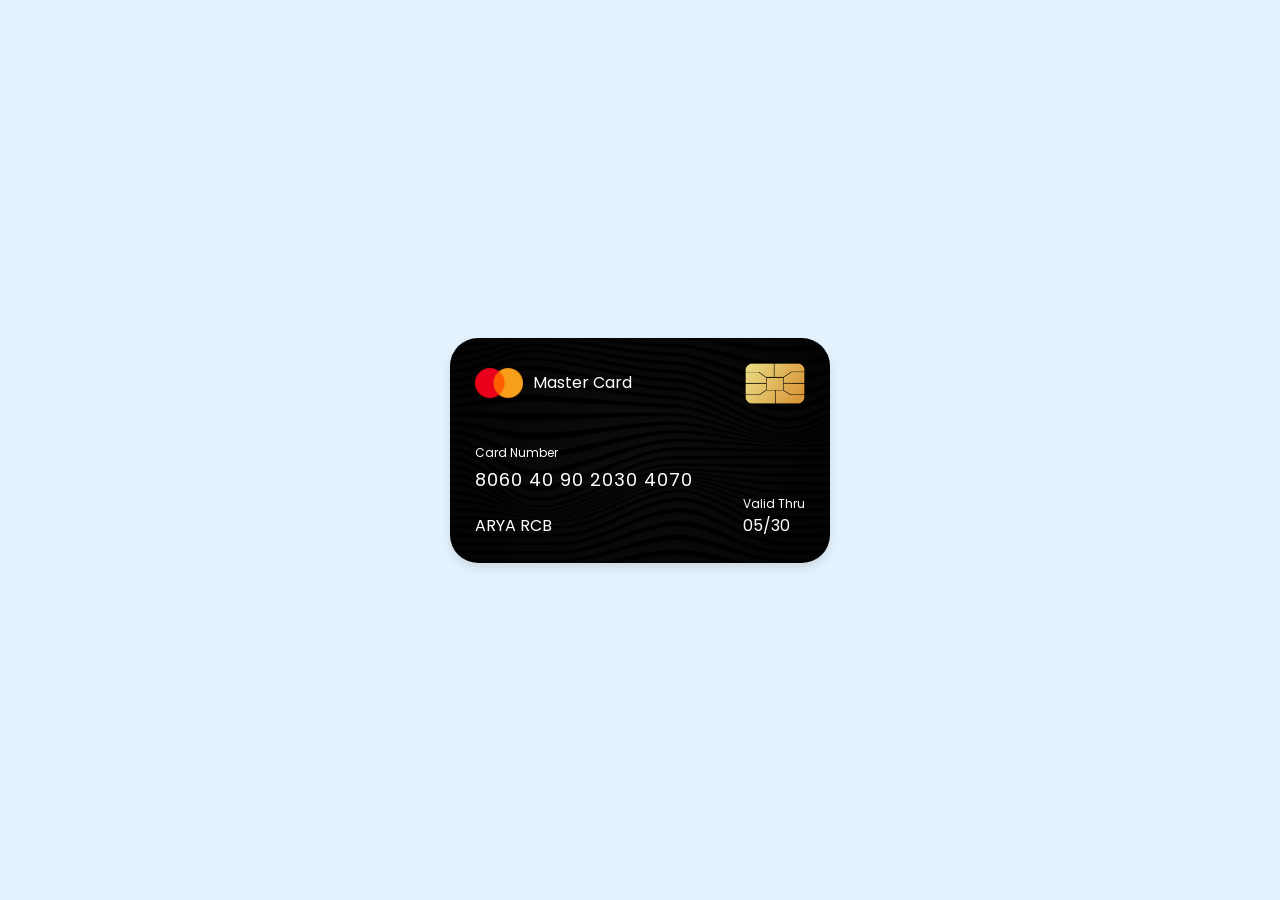
<file: CreditCard/index.html>
<!DOCTYPE html>
<html lang="en">
<head>
  <title>Credit Card UI Design</title>
  <link rel="stylesheet" href="style.css">
</head>
<body>
  <div class="container">
    <header>
      <span class="logo">
        <img src="images/logo.png" alt="">
        <h5>Master Card</h5>
      </span>
      <img src="images/chip.png" alt="" class="chip">
    </header>
    <div class="card-details">
      <div class="card-number">
        <h6>Card Number</h6>
        <h5 class="number">8060 40 90 2030 4070</h5>
        <h5 class="name">ARYA RCB</h5>
      </div>
      <div class="valid-date">
        <h6>Valid Thru</h6>
        <h5>05/30</h5>
      </div>
    </div>
  </div>
</body>
</html>
</file>
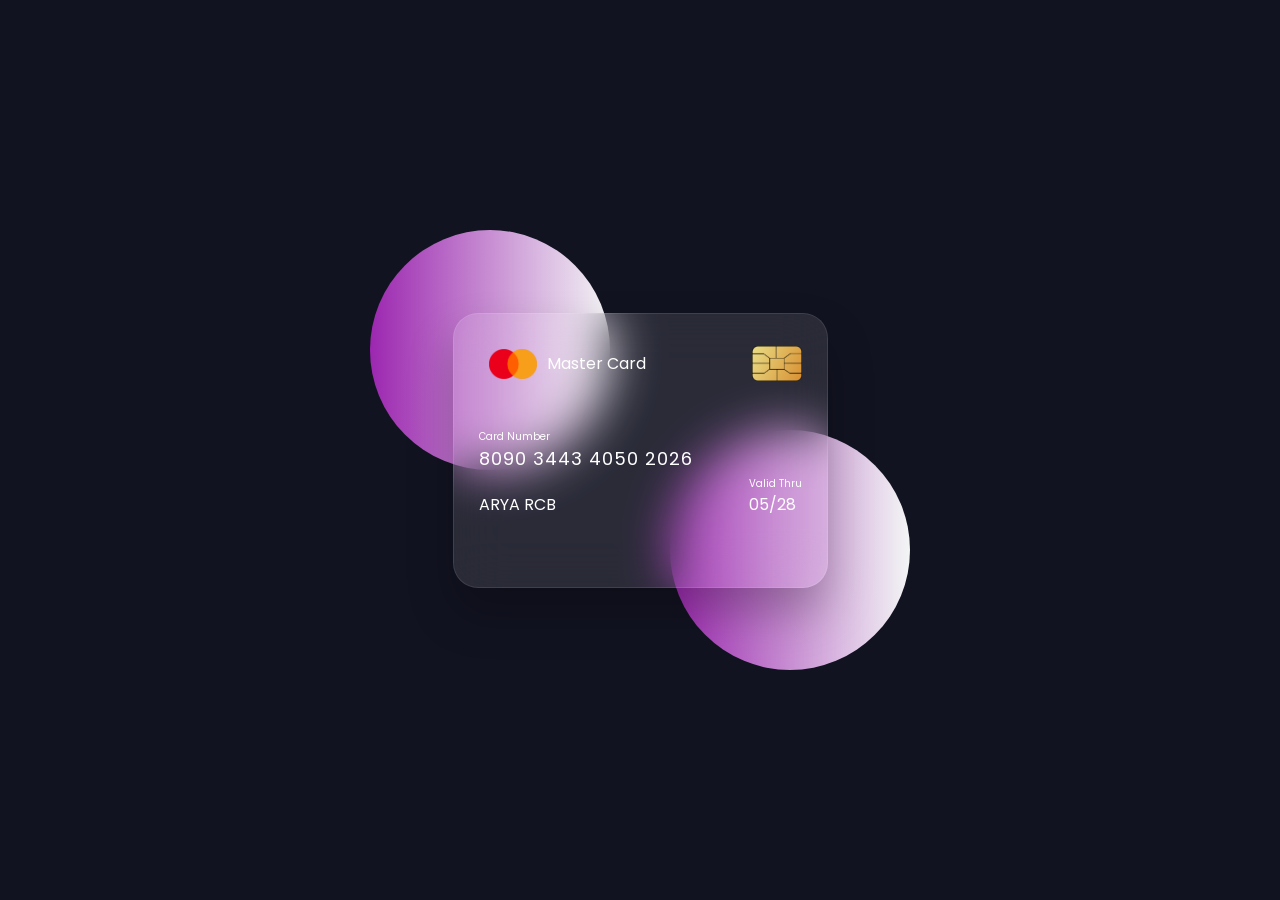
<file: FlippingCard/index.html>
<!DOCTYPE html>
<html lang="en">
<head>
  <title>Flipping Card UI Design</title>
  <link rel="stylesheet" href="style.css">
</head>
<body>
  <section>
    <div class="container">
      <div class="card front-face">
        <header>
          <span class="logo">
            <img src="images/logo.png" alt="">
            <h5>Master Card</h5>
          </span>
          <img src="images/chip.png" alt="" class="chip">
        </header>
        <div class="card-details">
          <div class="name-number">
            <h6>Card Number</h6>
            <h5 class="number">8090 3443 4050 2026</h5>
            <h5 class="name">ARYA RCB</h5>
          </div>
          <div class="valid-date">
            <h6>Valid Thru</h6>
            <h5>05/28</h5>
          </div>
        </div>
      </div>
      <div class="card back-face">
        <h6>For customer service call +917719779719 or email at superez.arya@gmail.com</h6>
        <span class="magnetic-strip"></span>
        <div class="signature"><i>005</i></div>
        <h5>Lorem ipsum, dolor sit amet consectetur adipisicing elit. Deserunt repellendus qui laborum nostrum debitis nobis iure nisi. Quos, omnis architecto? Velit voluptate iste eligendi molestiae recusandae, dolorem unde porro natus.</h5>
      </div>
    </div>
  </section>
</body>
</html>
</file>
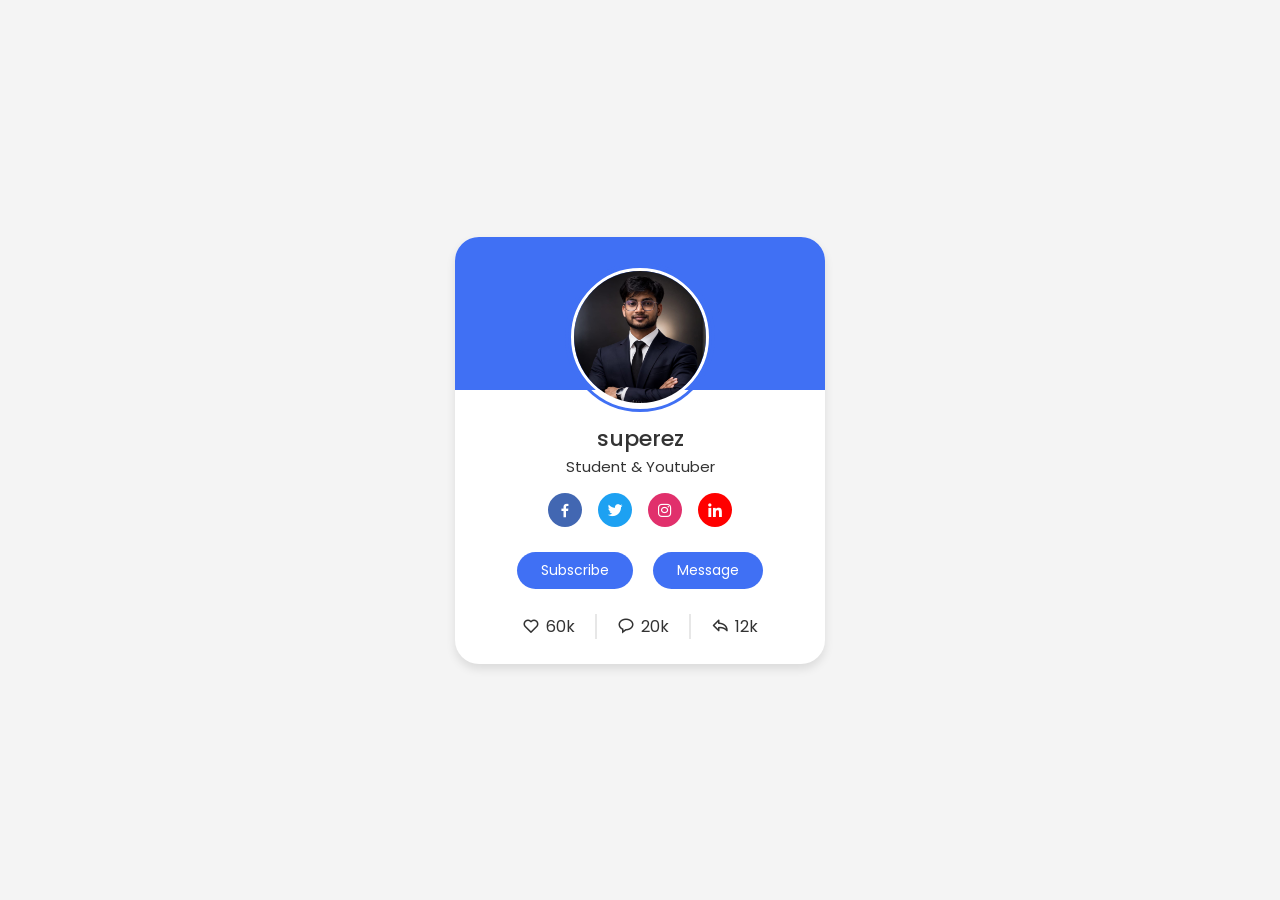
<file: ProfileCard/index.html>
<!DOCTYPE html>
<html lang="en">
<head>
  <title>Profile Card UI Design</title>

  <!-- CSS -->
  <link rel="stylesheet" href="style.css">
  <!-- Boxicon -->
   <link rel="stylesheet" href="https://unpkg.com/boxicons@2.1.2/css/boxicons.min.css">
</head>
<body>
  <div class="profile-card">
    <div class="image">
      <img src="images/Profile-image.jpeg" alt="Profile Image" class="profile-img">
    </div>
    <div class="text-data">
      <span class="name">superez</span>
      <span class="job">Student & Youtuber</span>
    </div>
    <div class="media-buttons">
      <a href="#" style="background: #4267b2;" class="link"><i class='bx bxl-facebook'></i></a>
      <a href="#" style="background: #1da1f2;" class="link"><i class='bx bxl-twitter'></i></a>
      <a href="#" style="background: #e1306c;" class="link"><i class='bx bxl-instagram'></i></a>
      <a href="#" style="background: #ff0000;" class="link"><i class='bx bxl-linkedin'></i></a>
    </div>
    
    <div class="buttons">
      <button class="button">Subscribe</button>
      <button class="button">Message</button>
    </div>

    <div class="analytics">
      <div class="data">
        <i class='bx bx-heart'></i>
        <span class="number">60k</span>
      </div>
      <div class="data">
        <i class='bx bx-message-rounded'></i>
        <span class="number">20k</span>
      </div>
      <div class="data">
        <i class='bx bx-share'></i>
        <span class="number">12k</span>
      </div>
    </div>
  </div>
</body>
</html>
</file>
<file: CreditCard/style.css>
@import url('https://fonts.googleapis.com/css2?family=Poppins:ital,wght@0,100;0,200;0,300;0,400;0,500;0,600;0,700;0,800;0,900;1,100;1,200;1,300;1,400;1,500;1,600;1,700;1,800;1,900&display=swap');

*{
  margin: 0;
  padding: 0;
  box-sizing: border-box;
  font-family: "Poppins" , sans-serif;
}
body{
  min-height: 100vh;
  display: flex;
  align-items: center;
  justify-content: center;
  background: #e3f2fd;
}
.container{
  position: relative;
  background-image: url("images/bg.png");
  background-size: cover;
  padding: 25px;
  border-radius: 28px;
  max-width: 380px;
  width: 100%;
  box-shadow: 0 5px 10px rgba(0, 0, 0, 0.1);
}
header,
.logo{
display: flex;
align-items: center;
justify-content: space-between;
}
.logo img{
  width: 48px;
  margin-right: 10px;
}
h5{
  font-size: 16px;
  font-weight: 400;
  color: #fff;
}
header .chip{
  width: 60px;
}

h6{
  color: #fff;
  font-size: 12px;
  font-weight: 400;
}

h5.number{
  margin-top: 4px;
  font-size: 18px;
  letter-spacing: 1px;
}
h5.name{
  margin-top: 20px;
}

.container .card-details{
  margin-top: 40px;
  display: flex;
  justify-content: space-between;
  align-items: flex-end;
}
</file>
<file: FlippingCard/style.css>
@import url('https://fonts.googleapis.com/css2?family=Poppins:ital,wght@0,100;0,200;0,300;0,400;0,500;0,600;0,700;0,800;0,900;1,100;1,200;1,300;1,400;1,500;1,600;1,700;1,800;1,900&display=swap');

*{
  margin: 0;
  padding: 0;
  box-sizing: border-box;
  font-family: "Poppins" , sans-serif;
}

section{
  position: relative;
  min-height: 100vh;
  width: 100%;
  background-color: #121321;
  display: flex;
  align-items: center;
  justify-content: center;
  color: #fff;
}
section::before{
  content: "";
  position: absolute;
  height: 240px;
  width: 240px;
  border-radius: 50%;
  transform: translate(-150px, -100px);
  background: linear-gradient(90deg,#9c27b0,#f3f5f5);
}

section::after{
  content: "";
  position: absolute;
  height: 240px;
  width: 240px;
  border-radius: 50%;
  transform: translate(150px, 100px);
  background: linear-gradient(90deg,#9c27b0,#f3f5f5);
}
.container{
  height: 275px;
  width: 375px;
  z-index: 100;
  perspective: 1000px;
  cursor: pointer;
}
.container .card{
  position: absolute;
  height: 100%;
  width: 100%;
  padding: 25px;
  backdrop-filter: blur(25px);
  border-radius: 25px;
  box-shadow: 0 25px 45px rgba(0, 0, 0, 0.25);
  background: rgba(255, 255, 255, 0.1);
  border: 1px solid rgba(255, 255, 255, 0.1);
  backface-visibility: hidden;
  transition: 0.6s;

}
.front-face header,
.front-face .logo{
  display: flex;
  align-items: center;
}
.front-face header{
  justify-content: space-between;
}

.front-face .logo img{
  width: 48px;
  margin: 10px;
}

h5{
  font-size: 16px;
  font-weight: 400;
}

.front-face .chip{
  width: 50px;
}

.front-face .card-details{
  display: flex;
  margin-top: 40px;
  align-items: flex-end;
  justify-content: space-between;
}
h6{
  font-size: 10px;
  font-weight: 400;

}

h5.number{
  font-size: 18px;
  letter-spacing: 1px;
}
h5.name{
 margin-top: 20px;
}
.card.back-face{
  padding: 15px 25px 25px 25px;
  border: none;
  transform: rotateY(180deg);
  backface-visibility: hidden;
}
.card.back-face h6{
  font-size: 8px;
}
.card.back-face .magnetic-strip{
  position: absolute;
  top: 40px;
  left: 0;
  height: 45px;
  width: 100%;
  background: black;
}
.card.back-face .signature{
  display: flex;
  justify-content: flex-end;
  align-items: center;
  margin-top: 80px;
  height: 40px;
  width: 85%;
  border-radius: 6px;
  background: repeating-linear-gradient(#fff, #fff 3px,#efefef 0px, #efefef 9px );
}

.signature i{
  color: #000;
  font-size: 12px;
  padding: 4px 6px;
  border-radius: 4px;
  background-color: #fff;
  margin-right: -30px;
  z-index: -1;
}
.card.back-face h5{
  font-size: 8px;
  margin-top: 15px;
}


.container:hover .front-face{
  transform: rotateY(180deg);
}

.container:hover .back-face{
  transform: rotateY(360deg);
}
</file>
<file: ProfileCard/style.css>
@import url('https://fonts.googleapis.com/css2?family=Poppins:ital,wght@0,100;0,200;0,300;0,400;0,500;0,600;0,700;0,800;0,900;1,100;1,200;1,300;1,400;1,500;1,600;1,700;1,800;1,900&display=swap');

*{
  margin: 0;
  padding: 0;
  box-sizing: border-box;
  font-family: "Poppins", sans-serif;
}
body{
height: 100vh;
display: flex;
align-items: center;
justify-content: center;
background-color: #f4f4f4;
}
.profile-card{
  display: flex;
  flex-direction: column;
  align-items: center;
  max-width: 370px;
  width: 100%;
  background-color: #fff;
  border-radius: 24px;
  padding: 25px;
  box-shadow: 0 5px 10px rgba(0, 0, 0, 0.1);
  position: relative;
  
}
.profile-card::before{
  content: '';
  position: absolute;
  top: 0;
  left: 0;
  height: 36%;
  width: 100%;
  border-radius: 24px 24px 0 0;
  background-color: #4070f4;
}
.image {
  position: relative;
  height: 150px;
  width: 150px;
  border-radius:50%;
  overflow: hidden;
  border: 3px solid #4070f4;
  padding: 3px;
  margin-bottom: 10px;

}
.image .profile-img{
  object-fit: cover;
  height: 100%;
  width: 100%;
  border-radius: 50%;
  border:  solid #fff;
}

.profile-card .text-data{
  display: flex;
  flex-direction: column;
  align-items: center;
  color: #333;
}

.text-data .name{
  font-size: 22px;
  font-weight: 500;
}
.text-data .job{
  font-size: 15px;
  font-weight: 400;
}
.profile-card .media-buttons{
  display: flex;
  align-items: center;
  margin-top: 15px;
}

.media-buttons .link{ 
  display: flex;
  align-items: center;
  justify-content: center;
  color: #fff;
  font-size: 18px;

  height: 34px;
  width: 34px;
  border-radius: 50%;
  margin: 0 8px;
  background-color: #4070f4;
  text-decoration: none;
}

.profile-card .buttons{
  display: flex;
  align-items: center;
  margin-top: 25px;
}

.buttons .button{
  color: #fff;
  font-size: 14px;
  font-weight: 400;
  border-radius: 24px;
  border: none;
  margin: 0 10px;
  padding: 8px 24px;
  background-color: #4070f4;
  cursor: pointer;
  transition: all 0.3s ease;
}

.buttons .button:hover {
background-color: #0e4bf0;
}

.profile-card .analytics{
  display: flex;
  align-items: center;
  margin-top: 25px;
}

.analytics .data{
  display: flex;
  align-items: center;
  color: #333;
  padding: 0 20px;
  border-right: 2px solid #e7e7e7;
}

.data i {
  font-size: 18px;
  margin-right: 6px;
}

.data:last-child{
  border-right: none;
}
</file>
